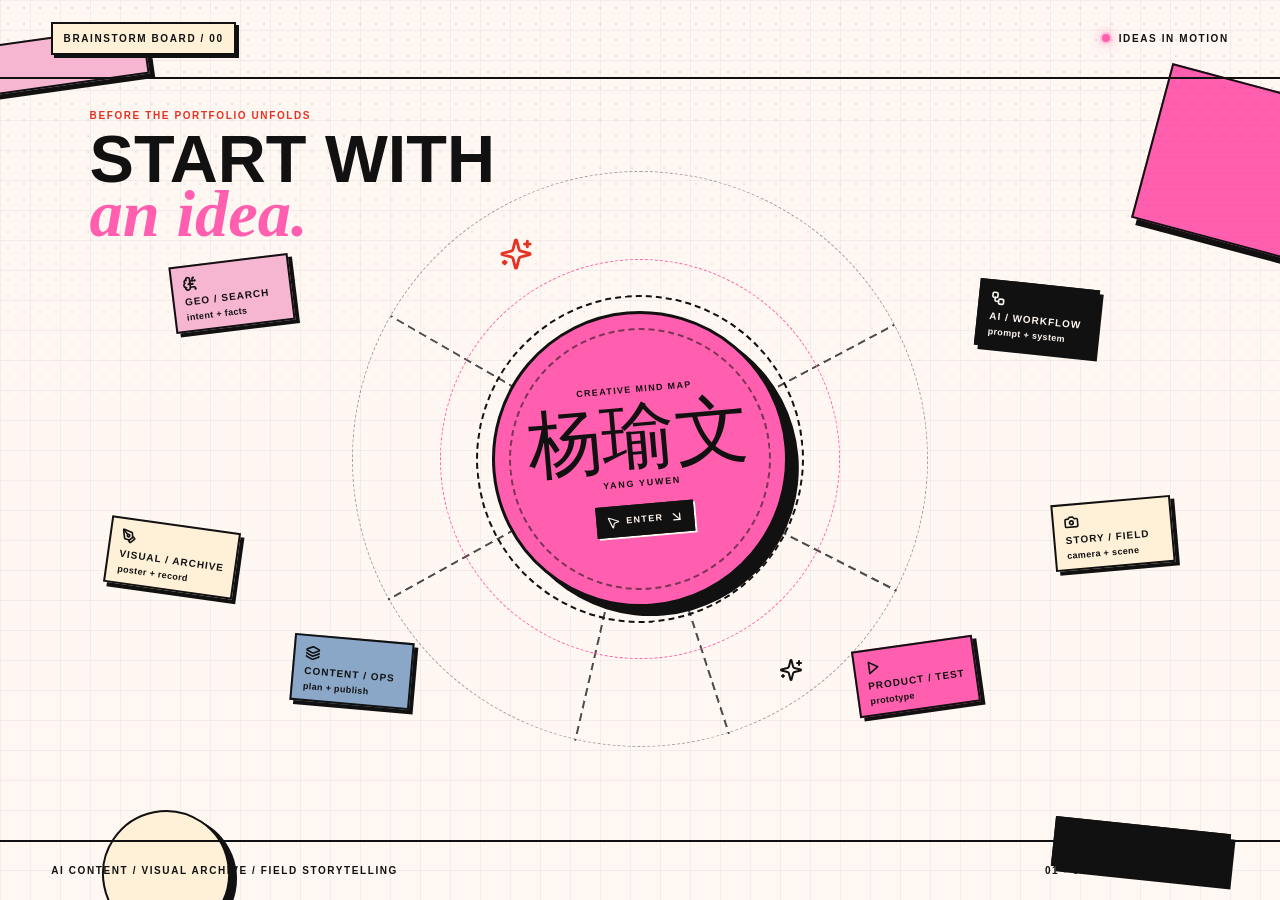
<file: index.html>
<!doctype html>
<html lang="zh-CN">
  <head>
    <meta charset="UTF-8" />
    <meta name="viewport" content="width=device-width, initial-scale=1.0" />
    <meta
      name="description"
      content="杨瑜文的 AI 内容实验室、个人策展档案与创作工作台。"
    />
    <title>杨瑜文 | AI Content Lab Portfolio</title>
    <script type="module" crossorigin src="/assets/index-B0bE9Fcv.js"></script>
    <link rel="stylesheet" crossorigin href="/assets/index-DHWBGEO3.css">
  </head>
  <body>
    <div id="root"></div>
  </body>
</html>
</file>
<file: assets/index-DHWBGEO3.css>
*,:before,:after{--tw-border-spacing-x: 0;--tw-border-spacing-y: 0;--tw-translate-x: 0;--tw-translate-y: 0;--tw-rotate: 0;--tw-skew-x: 0;--tw-skew-y: 0;--tw-scale-x: 1;--tw-scale-y: 1;--tw-pan-x: ;--tw-pan-y: ;--tw-pinch-zoom: ;--tw-scroll-snap-strictness: proximity;--tw-gradient-from-position: ;--tw-gradient-via-position: ;--tw-gradient-to-position: ;--tw-ordinal: ;--tw-slashed-zero: ;--tw-numeric-figure: ;--tw-numeric-spacing: ;--tw-numeric-fraction: ;--tw-ring-inset: ;--tw-ring-offset-width: 0px;--tw-ring-offset-color: #fff;--tw-ring-color: rgb(59 130 246 / .5);--tw-ring-offset-shadow: 0 0 #0000;--tw-ring-shadow: 0 0 #0000;--tw-shadow: 0 0 #0000;--tw-shadow-colored: 0 0 #0000;--tw-blur: ;--tw-brightness: ;--tw-contrast: ;--tw-grayscale: ;--tw-hue-rotate: ;--tw-invert: ;--tw-saturate: ;--tw-sepia: ;--tw-drop-shadow: ;--tw-backdrop-blur: ;--tw-backdrop-brightness: ;--tw-backdrop-contrast: ;--tw-backdrop-grayscale: ;--tw-backdrop-hue-rotate: ;--tw-backdrop-invert: ;--tw-backdrop-opacity: ;--tw-backdrop-saturate: ;--tw-backdrop-sepia: ;--tw-contain-size: ;--tw-contain-layout: ;--tw-contain-paint: ;--tw-contain-style: }::backdrop{--tw-border-spacing-x: 0;--tw-border-spacing-y: 0;--tw-translate-x: 0;--tw-translate-y: 0;--tw-rotate: 0;--tw-skew-x: 0;--tw-skew-y: 0;--tw-scale-x: 1;--tw-scale-y: 1;--tw-pan-x: ;--tw-pan-y: ;--tw-pinch-zoom: ;--tw-scroll-snap-strictness: proximity;--tw-gradient-from-position: ;--tw-gradient-via-position: ;--tw-gradient-to-position: ;--tw-ordinal: ;--tw-slashed-zero: ;--tw-numeric-figure: ;--tw-numeric-spacing: ;--tw-numeric-fraction: ;--tw-ring-inset: ;--tw-ring-offset-width: 0px;--tw-ring-offset-color: #fff;--tw-ring-color: rgb(59 130 246 / .5);--tw-ring-offset-shadow: 0 0 #0000;--tw-ring-shadow: 0 0 #0000;--tw-shadow: 0 0 #0000;--tw-shadow-colored: 0 0 #0000;--tw-blur: ;--tw-brightness: ;--tw-contrast: ;--tw-grayscale: ;--tw-hue-rotate: ;--tw-invert: ;--tw-saturate: ;--tw-sepia: ;--tw-drop-shadow: ;--tw-backdrop-blur: ;--tw-backdrop-brightness: ;--tw-backdrop-contrast: ;--tw-backdrop-grayscale: ;--tw-backdrop-hue-rotate: ;--tw-backdrop-invert: ;--tw-backdrop-opacity: ;--tw-backdrop-saturate: ;--tw-backdrop-sepia: ;--tw-contain-size: ;--tw-contain-layout: ;--tw-contain-paint: ;--tw-contain-style: }*,:before,:after{box-sizing:border-box;border-width:0;border-style:solid;border-color:#e5e7eb}:before,:after{--tw-content: ""}html,:host{line-height:1.5;-webkit-text-size-adjust:100%;-moz-tab-size:4;-o-tab-size:4;tab-size:4;font-family:Inter,Helvetica Neue,Arial,PingFang SC,Microsoft YaHei,sans-serif;font-feature-settings:normal;font-variation-settings:normal;-webkit-tap-highlight-color:transparent}body{margin:0;line-height:inherit}hr{height:0;color:inherit;border-top-width:1px}abbr:where([title]){-webkit-text-decoration:underline dotted;text-decoration:underline dotted}h1,h2,h3,h4,h5,h6{font-size:inherit;font-weight:inherit}a{color:inherit;text-decoration:inherit}b,strong{font-weight:bolder}code,kbd,samp,pre{font-family:ui-monospace,SFMono-Regular,Menlo,Monaco,Consolas,Liberation Mono,Courier New,monospace;font-feature-settings:normal;font-variation-settings:normal;font-size:1em}small{font-size:80%}sub,sup{font-size:75%;line-height:0;position:relative;vertical-align:baseline}sub{bottom:-.25em}sup{top:-.5em}table{text-indent:0;border-color:inherit;border-collapse:collapse}button,input,optgroup,select,textarea{font-family:inherit;font-feature-settings:inherit;font-variation-settings:inherit;font-size:100%;font-weight:inherit;line-height:inherit;letter-spacing:inherit;color:inherit;margin:0;padding:0}button,select{text-transform:none}button,input:where([type=button]),input:where([type=reset]),input:where([type=submit]){-webkit-appearance:button;background-color:transparent;background-image:none}:-moz-focusring{outline:auto}:-moz-ui-invalid{box-shadow:none}progress{vertical-align:baseline}::-webkit-inner-spin-button,::-webkit-outer-spin-button{height:auto}[type=search]{-webkit-appearance:textfield;outline-offset:-2px}::-webkit-search-decoration{-webkit-appearance:none}::-webkit-file-upload-button{-webkit-appearance:button;font:inherit}summary{display:list-item}blockquote,dl,dd,h1,h2,h3,h4,h5,h6,hr,figure,p,pre{margin:0}fieldset{margin:0;padding:0}legend{padding:0}ol,ul,menu{list-style:none;margin:0;padding:0}dialog{padding:0}textarea{resize:vertical}input::-moz-placeholder,textarea::-moz-placeholder{opacity:1;color:#9ca3af}input::placeholder,textarea::placeholder{opacity:1;color:#9ca3af}button,[role=button]{cursor:pointer}:disabled{cursor:default}img,svg,video,canvas,audio,iframe,embed,object{display:block;vertical-align:middle}img,video{max-width:100%;height:auto}[hidden]:where(:not([hidden=until-found])){display:none}.fixed{position:fixed}.absolute{position:absolute}.relative{position:relative}.inset-0{inset:0}.inset-5{inset:1.25rem}.inset-x-0{left:0;right:0}.inset-x-4{left:1rem;right:1rem}.inset-x-5{left:1.25rem;right:1.25rem}.-right-3{right:-.75rem}.-top-4{top:-1rem}.bottom-16{bottom:4rem}.bottom-2{bottom:.5rem}.bottom-4{bottom:1rem}.bottom-5{bottom:1.25rem}.bottom-\[13\%\]{bottom:13%}.bottom-\[18\%\]{bottom:18%}.left-0{left:0}.left-1\/2{left:50%}.left-3{left:.75rem}.left-4{left:1rem}.left-5{left:1.25rem}.left-8{left:2rem}.left-\[11\%\]{left:11%}.left-\[17\%\]{left:17%}.right-0{right:0}.right-1{right:.25rem}.right-4{right:1rem}.right-5{right:1.25rem}.right-6{right:1.5rem}.right-\[13\%\]{right:13%}.right-\[8\%\]{right:8%}.top-0{top:0}.top-1\/2{top:50%}.top-12{top:3rem}.top-16{top:4rem}.top-2{top:.5rem}.top-3{top:.75rem}.top-4{top:1rem}.top-6{top:1.5rem}.top-\[25\%\]{top:25%}.top-\[33\%\]{top:33%}.top-\[49\%\]{top:49%}.z-10{z-index:10}.z-20{z-index:20}.z-30{z-index:30}.z-50{z-index:50}.z-\[80\]{z-index:80}.mx-auto{margin-left:auto;margin-right:auto}.my-5{margin-top:1.25rem;margin-bottom:1.25rem}.my-8{margin-top:2rem;margin-bottom:2rem}.mb-10{margin-bottom:2.5rem}.mb-12{margin-bottom:3rem}.mb-2{margin-bottom:.5rem}.mb-3{margin-bottom:.75rem}.mb-4{margin-bottom:1rem}.mb-5{margin-bottom:1.25rem}.mb-8{margin-bottom:2rem}.mr-2{margin-right:.5rem}.mr-3{margin-right:.75rem}.mt-1{margin-top:.25rem}.mt-10{margin-top:2.5rem}.mt-12{margin-top:3rem}.mt-2{margin-top:.5rem}.mt-24{margin-top:6rem}.mt-3{margin-top:.75rem}.mt-4{margin-top:1rem}.mt-5{margin-top:1.25rem}.mt-6{margin-top:1.5rem}.mt-7{margin-top:1.75rem}.mt-8{margin-top:2rem}.line-clamp-2{overflow:hidden;display:-webkit-box;-webkit-box-orient:vertical;-webkit-line-clamp:2}.line-clamp-3{overflow:hidden;display:-webkit-box;-webkit-box-orient:vertical;-webkit-line-clamp:3}.block{display:block}.flex{display:flex}.inline-flex{display:inline-flex}.grid{display:grid}.hidden{display:none}.aspect-\[16\/10\]{aspect-ratio:16/10}.aspect-\[16\/8\]{aspect-ratio:16/8}.aspect-\[16\/9\]{aspect-ratio:16/9}.aspect-\[4\/3\]{aspect-ratio:4/3}.aspect-\[5\/4\]{aspect-ratio:5/4}.h-10{height:2.5rem}.h-12{height:3rem}.h-14{height:3.5rem}.h-24{height:6rem}.h-3{height:.75rem}.h-32{height:8rem}.h-44{height:11rem}.h-6{height:1.5rem}.h-8{height:2rem}.h-\[470px\]{height:470px}.h-full{height:100%}.h-px{height:1px}.min-h-44{min-height:11rem}.min-h-48{min-height:12rem}.min-h-\[240px\]{min-height:240px}.min-h-\[250px\]{min-height:250px}.min-h-\[320px\]{min-height:320px}.min-h-\[500px\]{min-height:500px}.min-h-screen{min-height:100vh}.w-10{width:2.5rem}.w-12{width:3rem}.w-14{width:3.5rem}.w-24{width:6rem}.w-3{width:.75rem}.w-44{width:11rem}.w-6{width:1.5rem}.w-\[55\%\]{width:55%}.w-\[78\%\]{width:78%}.w-auto{width:auto}.w-full{width:100%}.w-max{width:-moz-max-content;width:max-content}.min-w-0{min-width:0px}.max-w-2xl{max-width:42rem}.max-w-3xl{max-width:48rem}.max-w-4xl{max-width:56rem}.max-w-5xl{max-width:64rem}.max-w-7xl{max-width:80rem}.max-w-md{max-width:28rem}.max-w-sm{max-width:24rem}.-translate-x-1\/2{--tw-translate-x: -50%;transform:translate(var(--tw-translate-x),var(--tw-translate-y)) rotate(var(--tw-rotate)) skew(var(--tw-skew-x)) skewY(var(--tw-skew-y)) scaleX(var(--tw-scale-x)) scaleY(var(--tw-scale-y))}.-translate-y-1\/2{--tw-translate-y: -50%;transform:translate(var(--tw-translate-x),var(--tw-translate-y)) rotate(var(--tw-rotate)) skew(var(--tw-skew-x)) skewY(var(--tw-skew-y)) scaleX(var(--tw-scale-x)) scaleY(var(--tw-scale-y))}.rotate-2{--tw-rotate: 2deg;transform:translate(var(--tw-translate-x),var(--tw-translate-y)) rotate(var(--tw-rotate)) skew(var(--tw-skew-x)) skewY(var(--tw-skew-y)) scaleX(var(--tw-scale-x)) scaleY(var(--tw-scale-y))}.rotate-6{--tw-rotate: 6deg;transform:translate(var(--tw-translate-x),var(--tw-translate-y)) rotate(var(--tw-rotate)) skew(var(--tw-skew-x)) skewY(var(--tw-skew-y)) scaleX(var(--tw-scale-x)) scaleY(var(--tw-scale-y))}.rotate-\[-1deg\]{--tw-rotate: -1deg;transform:translate(var(--tw-translate-x),var(--tw-translate-y)) rotate(var(--tw-rotate)) skew(var(--tw-skew-x)) skewY(var(--tw-skew-y)) scaleX(var(--tw-scale-x)) scaleY(var(--tw-scale-y))}.rotate-\[-2deg\]{--tw-rotate: -2deg;transform:translate(var(--tw-translate-x),var(--tw-translate-y)) rotate(var(--tw-rotate)) skew(var(--tw-skew-x)) skewY(var(--tw-skew-y)) scaleX(var(--tw-scale-x)) scaleY(var(--tw-scale-y))}.rotate-\[-4deg\]{--tw-rotate: -4deg;transform:translate(var(--tw-translate-x),var(--tw-translate-y)) rotate(var(--tw-rotate)) skew(var(--tw-skew-x)) skewY(var(--tw-skew-y)) scaleX(var(--tw-scale-x)) scaleY(var(--tw-scale-y))}.rotate-\[-6deg\]{--tw-rotate: -6deg;transform:translate(var(--tw-translate-x),var(--tw-translate-y)) rotate(var(--tw-rotate)) skew(var(--tw-skew-x)) skewY(var(--tw-skew-y)) scaleX(var(--tw-scale-x)) scaleY(var(--tw-scale-y))}.transform{transform:translate(var(--tw-translate-x),var(--tw-translate-y)) rotate(var(--tw-rotate)) skew(var(--tw-skew-x)) skewY(var(--tw-skew-y)) scaleX(var(--tw-scale-x)) scaleY(var(--tw-scale-y))}@keyframes enter{0%{opacity:0;transform:translateY(16px)}to{opacity:1;transform:translateY(0)}}.animate-enter{animation:enter .7s ease both}@keyframes floaty{0%,to{transform:translateY(0) rotate(var(--rotate, 0deg))}50%{transform:translateY(-8px) rotate(var(--rotate, 0deg))}}.animate-floaty{animation:floaty 5s ease-in-out infinite}.grid-cols-2{grid-template-columns:repeat(2,minmax(0,1fr))}.flex-col{flex-direction:column}.flex-wrap{flex-wrap:wrap}.place-items-center{place-items:center}.items-start{align-items:flex-start}.items-end{align-items:flex-end}.items-center{align-items:center}.justify-end{justify-content:flex-end}.justify-center{justify-content:center}.justify-between{justify-content:space-between}.gap-1{gap:.25rem}.gap-1\.5{gap:.375rem}.gap-10{gap:2.5rem}.gap-12{gap:3rem}.gap-2{gap:.5rem}.gap-3{gap:.75rem}.gap-4{gap:1rem}.gap-5{gap:1.25rem}.gap-6{gap:1.5rem}.gap-7{gap:1.75rem}.gap-8{gap:2rem}.self-start{align-self:flex-start}.overflow-hidden{overflow:hidden}.overflow-x-auto{overflow-x:auto}.overflow-y-auto{overflow-y:auto}.rounded-full{border-radius:9999px}.rounded-xl{border-radius:.75rem}.border{border-width:1px}.border-2{border-width:2px}.border-x{border-left-width:1px;border-right-width:1px}.border-x-2{border-left-width:2px;border-right-width:2px}.border-y-2{border-top-width:2px;border-bottom-width:2px}.border-b{border-bottom-width:1px}.border-b-2{border-bottom-width:2px}.border-l-2{border-left-width:2px}.border-l-4{border-left-width:4px}.border-t{border-top-width:1px}.border-t-2{border-top-width:2px}.border-dashed{border-style:dashed}.border-current{border-color:currentColor}.border-hotpink{--tw-border-opacity: 1;border-color:rgb(255 95 174 / var(--tw-border-opacity, 1))}.border-ink{--tw-border-opacity: 1;border-color:rgb(17 17 17 / var(--tw-border-opacity, 1))}.border-ink\/20{border-color:#1113}.border-ink\/30{border-color:#1111114d}.border-ink\/55{border-color:#1111118c}.border-paper{--tw-border-opacity: 1;border-color:rgb(255 247 242 / var(--tw-border-opacity, 1))}.border-paper\/15{border-color:#fff7f226}.border-paper\/20{border-color:#fff7f233}.border-paper\/70{border-color:#fff7f2b3}.border-transparent{border-color:transparent}.bg-clay{--tw-bg-opacity: 1;background-color:rgb(230 50 35 / var(--tw-bg-opacity, 1))}.bg-cream{--tw-bg-opacity: 1;background-color:rgb(255 240 216 / var(--tw-bg-opacity, 1))}.bg-cream\/55{background-color:#fff0d88c}.bg-hotpink{--tw-bg-opacity: 1;background-color:rgb(255 95 174 / var(--tw-bg-opacity, 1))}.bg-ink{--tw-bg-opacity: 1;background-color:rgb(17 17 17 / var(--tw-bg-opacity, 1))}.bg-lake{--tw-bg-opacity: 1;background-color:rgb(138 167 199 / var(--tw-bg-opacity, 1))}.bg-paper{--tw-bg-opacity: 1;background-color:rgb(255 247 242 / var(--tw-bg-opacity, 1))}.bg-paper\/35{background-color:#fff7f259}.bg-paper\/70{background-color:#fff7f2b3}.bg-softpink{--tw-bg-opacity: 1;background-color:rgb(246 182 210 / var(--tw-bg-opacity, 1))}.bg-softpink\/70{background-color:#f6b6d2b3}.bg-softpink\/75{background-color:#f6b6d2bf}.object-contain{-o-object-fit:contain;object-fit:contain}.object-cover{-o-object-fit:cover;object-fit:cover}.p-2{padding:.5rem}.p-3{padding:.75rem}.p-4{padding:1rem}.p-5{padding:1.25rem}.p-6{padding:1.5rem}.p-7{padding:1.75rem}.px-2{padding-left:.5rem;padding-right:.5rem}.px-3{padding-left:.75rem;padding-right:.75rem}.px-4{padding-left:1rem;padding-right:1rem}.px-5{padding-left:1.25rem;padding-right:1.25rem}.py-1{padding-top:.25rem;padding-bottom:.25rem}.py-1\.5{padding-top:.375rem;padding-bottom:.375rem}.py-10{padding-top:2.5rem;padding-bottom:2.5rem}.py-12{padding-top:3rem;padding-bottom:3rem}.py-2{padding-top:.5rem;padding-bottom:.5rem}.py-20{padding-top:5rem;padding-bottom:5rem}.py-3{padding-top:.75rem;padding-bottom:.75rem}.py-4{padding-top:1rem;padding-bottom:1rem}.py-5{padding-top:1.25rem;padding-bottom:1.25rem}.py-8{padding-top:2rem;padding-bottom:2rem}.pb-1{padding-bottom:.25rem}.pb-12{padding-bottom:3rem}.pb-14{padding-bottom:3.5rem}.pb-20{padding-bottom:5rem}.pb-3{padding-bottom:.75rem}.pl-3{padding-left:.75rem}.pl-5{padding-left:1.25rem}.pt-2{padding-top:.5rem}.pt-28{padding-top:7rem}.pt-3{padding-top:.75rem}.pt-32{padding-top:8rem}.pt-5{padding-top:1.25rem}.pt-6{padding-top:1.5rem}.pt-8{padding-top:2rem}.text-left{text-align:left}.text-center{text-align:center}.text-right{text-align:right}.font-mono{font-family:ui-monospace,SFMono-Regular,Menlo,Monaco,Consolas,Liberation Mono,Courier New,monospace}.text-2xl{font-size:1.5rem;line-height:2rem}.text-3xl{font-size:1.875rem;line-height:2.25rem}.text-4xl{font-size:2.25rem;line-height:2.5rem}.text-5xl{font-size:3rem;line-height:1}.text-6xl{font-size:3.75rem;line-height:1}.text-\[10px\]{font-size:10px}.text-\[11px\]{font-size:11px}.text-\[16vw\]{font-size:16vw}.text-\[9px\]{font-size:9px}.text-base{font-size:1rem;line-height:1.5rem}.text-lg{font-size:1.125rem;line-height:1.75rem}.text-sm{font-size:.875rem;line-height:1.25rem}.text-xl{font-size:1.25rem;line-height:1.75rem}.text-xs{font-size:.75rem;line-height:1rem}.font-black{font-weight:900}.font-bold{font-weight:700}.font-medium{font-weight:500}.font-semibold{font-weight:600}.uppercase{text-transform:uppercase}.leading-5{line-height:1.25rem}.leading-6{line-height:1.5rem}.leading-7{line-height:1.75rem}.leading-8{line-height:2rem}.leading-\[0\.83\]{line-height:.83}.leading-\[0\.92\]{line-height:.92}.leading-\[0\.95\]{line-height:.95}.leading-\[0\.96\]{line-height:.96}.leading-\[0\.98\]{line-height:.98}.leading-\[0\.9\]{line-height:.9}.leading-none{line-height:1}.leading-tight{line-height:1.25}.tracking-\[-0\.02em\]{letter-spacing:-.02em}.tracking-\[-0\.03em\]{letter-spacing:-.03em}.tracking-\[-0\.04em\]{letter-spacing:-.04em}.tracking-\[-0\.05em\]{letter-spacing:-.05em}.tracking-\[-0\.06em\]{letter-spacing:-.06em}.tracking-\[0\.06em\]{letter-spacing:.06em}.tracking-\[0\.08em\]{letter-spacing:.08em}.tracking-\[0\.12em\]{letter-spacing:.12em}.tracking-\[0\.14em\]{letter-spacing:.14em}.tracking-\[0\.16em\]{letter-spacing:.16em}.tracking-\[0\.18em\]{letter-spacing:.18em}.tracking-\[0\.1em\]{letter-spacing:.1em}.tracking-\[0\.22em\]{letter-spacing:.22em}.text-bubblegum{--tw-text-opacity: 1;color:rgb(255 166 214 / var(--tw-text-opacity, 1))}.text-clay{--tw-text-opacity: 1;color:rgb(230 50 35 / var(--tw-text-opacity, 1))}.text-graphite{--tw-text-opacity: 1;color:rgb(42 42 42 / var(--tw-text-opacity, 1))}.text-graphite\/65{color:#2a2a2aa6}.text-graphite\/70{color:#2a2a2ab3}.text-hotpink{--tw-text-opacity: 1;color:rgb(255 95 174 / var(--tw-text-opacity, 1))}.text-ink{--tw-text-opacity: 1;color:rgb(17 17 17 / var(--tw-text-opacity, 1))}.text-paper{--tw-text-opacity: 1;color:rgb(255 247 242 / var(--tw-text-opacity, 1))}.text-paper\/45{color:#fff7f273}.text-paper\/55{color:#fff7f28c}.text-paper\/80{color:#fff7f2cc}.opacity-60{opacity:.6}.mix-blend-multiply{mix-blend-mode:multiply}.shadow-\[0_2px_0_rgba\(17\,17\,17\,0\.06\)\]{--tw-shadow: 0 2px 0 rgba(17,17,17,.06);--tw-shadow-colored: 0 2px 0 var(--tw-shadow-color);box-shadow:var(--tw-ring-offset-shadow, 0 0 #0000),var(--tw-ring-shadow, 0 0 #0000),var(--tw-shadow)}.shadow-\[2px_2px_0_\#111\]{--tw-shadow: 2px 2px 0 #111;--tw-shadow-colored: 2px 2px 0 var(--tw-shadow-color);box-shadow:var(--tw-ring-offset-shadow, 0 0 #0000),var(--tw-ring-shadow, 0 0 #0000),var(--tw-shadow)}.shadow-\[3px_3px_0_\#111\]{--tw-shadow: 3px 3px 0 #111;--tw-shadow-colored: 3px 3px 0 var(--tw-shadow-color);box-shadow:var(--tw-ring-offset-shadow, 0 0 #0000),var(--tw-ring-shadow, 0 0 #0000),var(--tw-shadow)}.shadow-\[3px_3px_0_\#FF5FAE\]{--tw-shadow: 3px 3px 0 #FF5FAE;--tw-shadow-colored: 3px 3px 0 var(--tw-shadow-color);box-shadow:var(--tw-ring-offset-shadow, 0 0 #0000),var(--tw-ring-shadow, 0 0 #0000),var(--tw-shadow)}.shadow-\[4px_4px_0_\#111\]{--tw-shadow: 4px 4px 0 #111;--tw-shadow-colored: 4px 4px 0 var(--tw-shadow-color);box-shadow:var(--tw-ring-offset-shadow, 0 0 #0000),var(--tw-ring-shadow, 0 0 #0000),var(--tw-shadow)}.shadow-\[4px_4px_0_\#FF5FAE\]{--tw-shadow: 4px 4px 0 #FF5FAE;--tw-shadow-colored: 4px 4px 0 var(--tw-shadow-color);box-shadow:var(--tw-ring-offset-shadow, 0 0 #0000),var(--tw-ring-shadow, 0 0 #0000),var(--tw-shadow)}.shadow-\[4px_4px_0_\#FFF7F2\]{--tw-shadow: 4px 4px 0 #FFF7F2;--tw-shadow-colored: 4px 4px 0 var(--tw-shadow-color);box-shadow:var(--tw-ring-offset-shadow, 0 0 #0000),var(--tw-ring-shadow, 0 0 #0000),var(--tw-shadow)}.shadow-\[5px_5px_0_\#111\]{--tw-shadow: 5px 5px 0 #111;--tw-shadow-colored: 5px 5px 0 var(--tw-shadow-color);box-shadow:var(--tw-ring-offset-shadow, 0 0 #0000),var(--tw-ring-shadow, 0 0 #0000),var(--tw-shadow)}.shadow-\[5px_5px_0_\#FF5FAE\]{--tw-shadow: 5px 5px 0 #FF5FAE;--tw-shadow-colored: 5px 5px 0 var(--tw-shadow-color);box-shadow:var(--tw-ring-offset-shadow, 0 0 #0000),var(--tw-ring-shadow, 0 0 #0000),var(--tw-shadow)}.shadow-\[6px_6px_0_\#111\]{--tw-shadow: 6px 6px 0 #111;--tw-shadow-colored: 6px 6px 0 var(--tw-shadow-color);box-shadow:var(--tw-ring-offset-shadow, 0 0 #0000),var(--tw-ring-shadow, 0 0 #0000),var(--tw-shadow)}.shadow-archive{--tw-shadow: 8px 8px 0 rgba(17, 17, 17, .92);--tw-shadow-colored: 8px 8px 0 var(--tw-shadow-color);box-shadow:var(--tw-ring-offset-shadow, 0 0 #0000),var(--tw-ring-shadow, 0 0 #0000),var(--tw-shadow)}.shadow-hover{--tw-shadow: 12px 12px 0 rgba(255, 95, 174, .95);--tw-shadow-colored: 12px 12px 0 var(--tw-shadow-color);box-shadow:var(--tw-ring-offset-shadow, 0 0 #0000),var(--tw-ring-shadow, 0 0 #0000),var(--tw-shadow)}.filter{filter:var(--tw-blur) var(--tw-brightness) var(--tw-contrast) var(--tw-grayscale) var(--tw-hue-rotate) var(--tw-invert) var(--tw-saturate) var(--tw-sepia) var(--tw-drop-shadow)}.backdrop-blur-sm{--tw-backdrop-blur: blur(4px);-webkit-backdrop-filter:var(--tw-backdrop-blur) var(--tw-backdrop-brightness) var(--tw-backdrop-contrast) var(--tw-backdrop-grayscale) var(--tw-backdrop-hue-rotate) var(--tw-backdrop-invert) var(--tw-backdrop-opacity) var(--tw-backdrop-saturate) var(--tw-backdrop-sepia);backdrop-filter:var(--tw-backdrop-blur) var(--tw-backdrop-brightness) var(--tw-backdrop-contrast) var(--tw-backdrop-grayscale) var(--tw-backdrop-hue-rotate) var(--tw-backdrop-invert) var(--tw-backdrop-opacity) var(--tw-backdrop-saturate) var(--tw-backdrop-sepia)}.transition{transition-property:color,background-color,border-color,text-decoration-color,fill,stroke,opacity,box-shadow,transform,filter,backdrop-filter;transition-timing-function:cubic-bezier(.4,0,.2,1);transition-duration:.15s}.duration-300{transition-duration:.3s}:root{color:#111;background:#fff7f2;font-synthesis:none;text-rendering:optimizeLegibility;-webkit-font-smoothing:antialiased;-moz-osx-font-smoothing:grayscale}html{scroll-behavior:smooth}body{margin:0;min-width:320px;background:radial-gradient(circle at 10% 12%,rgba(255,95,174,.24),transparent 18rem),radial-gradient(circle at 90% 8%,rgba(246,182,210,.42),transparent 20rem),linear-gradient(rgba(17,17,17,.035) 1px,transparent 1px),linear-gradient(90deg,rgba(17,17,17,.035) 1px,transparent 1px),#fff7f2;background-size:auto,auto,28px 28px,28px 28px,auto}.intro-lock{overflow:hidden}.portfolio-shell{opacity:0;transform:translateY(18px) scale(.992);pointer-events:none;transition:opacity .52s ease,transform .7s cubic-bezier(.16,1,.3,1)}.portfolio-shell--visible{opacity:1;transform:none;pointer-events:auto}.brainstorm-gate{position:fixed;z-index:100;inset:0;display:flex;min-height:100dvh;overflow:hidden;flex-direction:column;justify-content:space-between;background:linear-gradient(rgba(17,17,17,.045) 1px,transparent 1px),linear-gradient(90deg,rgba(17,17,17,.045) 1px,transparent 1px),#fff7f2;background-size:30px 30px,30px 30px,auto;color:#111}.brainstorm-gate:before,.brainstorm-gate:after{content:"";position:absolute;z-index:-1;border:2px solid #111111;background:#ff5fae;box-shadow:6px 6px #111}.brainstorm-gate:before{top:9%;right:-1.8rem;width:clamp(6rem,13vw,10rem);height:clamp(6rem,13vw,10rem);transform:rotate(15deg)}.brainstorm-gate:after{bottom:-2.4rem;left:8%;width:clamp(5rem,10vw,8rem);height:clamp(5rem,10vw,8rem);border-radius:50%;background:#fff0d8;transform:rotate(-11deg)}.brainstorm-gate--leaving{pointer-events:none;animation:brainstorm-gate-leave .76s cubic-bezier(.7,0,.84,0) forwards}.brainstorm-gate__texture{position:absolute;inset:0;pointer-events:none;opacity:.36;background:radial-gradient(circle,rgba(17,17,17,.3) 1px,transparent 1.4px) 0 0 / 16px 16px,repeating-linear-gradient(0deg,transparent 0 6px,rgba(17,17,17,.03) 7px 8px);-webkit-mask-image:linear-gradient(to bottom,black,transparent 88%);mask-image:linear-gradient(to bottom,black,transparent 88%)}.brainstorm-gate__corner{position:absolute;width:11rem;height:3.1rem;border:2px solid #111111;background:#f6b6d2;box-shadow:5px 5px #111}.brainstorm-gate__corner--top{top:2.25rem;left:-1.8rem;transform:rotate(-8deg)}.brainstorm-gate__corner--bottom{right:4%;bottom:1.6rem;background:#111;transform:rotate(6deg)}.brainstorm-gate__header,.brainstorm-gate__footer{position:relative;z-index:2;display:flex;align-items:center;justify-content:space-between;padding:1.35rem clamp(1.25rem,4vw,3.25rem);font-size:10px;font-weight:900;letter-spacing:.16em;text-transform:uppercase}.brainstorm-gate__header{border-bottom:2px solid #111111}.brainstorm-gate__footer{gap:1rem;border-top:2px solid #111111}.brainstorm-gate__footer span:last-child{text-align:right}.brainstorm-gate__eyebrow{display:inline-flex;align-items:center;min-height:2rem;border:2px solid #111111;padding:.45rem .65rem;background:#fff0d8;box-shadow:3px 3px #111}.brainstorm-gate__status{display:inline-flex;align-items:center;gap:.55rem}.brainstorm-gate__status i{display:block;width:8px;height:8px;border-radius:50%;background:#ff5fae;box-shadow:0 0 0 2px #ff5fae38,0 0 12px #ff5fae;animation:pulse-led 1.7s ease-in-out infinite}.brainstorm-gate__copy{position:absolute;z-index:1;top:clamp(5.8rem,12vh,8.3rem);left:clamp(1.25rem,7vw,7rem);pointer-events:none}.brainstorm-gate__copy p{margin:0 0 .55rem;color:#e63223;font-size:10px;font-weight:900;letter-spacing:.16em;text-transform:uppercase}.brainstorm-gate__copy h1{margin:0;font-size:clamp(2.2rem,5.2vw,5.2rem);font-weight:950;line-height:.82;letter-spacing:0;text-transform:uppercase}.brainstorm-gate__copy em{color:#ff5fae;font-family:Georgia,serif;font-weight:700;text-transform:lowercase}.brainstorm-map{position:relative;z-index:1;width:min(100% - 2.5rem,68rem);min-height:min(65vh,39rem);margin:auto}.brainstorm-map:before,.brainstorm-map:after{content:"";position:absolute;top:50%;left:50%;border:1px dashed rgba(17,17,17,.38);border-radius:50%;transform:translate(-50%,-50%)}.brainstorm-map:before{width:min(63vw,36rem);aspect-ratio:1}.brainstorm-map:after{width:min(45vw,25rem);aspect-ratio:1;border-color:#ff5fae}.brainstorm-line{position:absolute;top:50%;left:50%;z-index:-1;width:min(32vw,18rem);height:2px;transform-origin:left center;background:repeating-linear-gradient(90deg,#111111 0 8px,transparent 8px 13px);opacity:.75}.brainstorm-line--one{transform:rotate(-150deg)}.brainstorm-line--two{transform:rotate(-28deg)}.brainstorm-line--three{transform:rotate(27deg)}.brainstorm-line--four{transform:rotate(151deg)}.brainstorm-line--five{transform:rotate(103deg)}.brainstorm-line--six{transform:rotate(72deg)}.brainstorm-node{position:absolute;display:grid;min-width:7.5rem;gap:.2rem;border:2px solid #111111;padding:.55rem .65rem .5rem;background:#fff7f2;box-shadow:4px 4px #111;color:#111;font-size:10px;font-weight:950;letter-spacing:.1em;line-height:1.2;text-transform:uppercase;animation:brainstorm-float 5.5s ease-in-out infinite}.brainstorm-node svg{margin-bottom:.15rem}.brainstorm-node small{font-size:9px;font-weight:700;letter-spacing:.04em;text-transform:none}.brainstorm-node--geo{top:16%;left:7%;background:#f6b6d2;transform:rotate(-7deg)}.brainstorm-node--ai{top:20%;right:8%;background:#111;color:#fff7f2;transform:rotate(6deg);animation-delay:-2.6s}.brainstorm-node--story{top:57%;right:1%;background:#fff0d8;transform:rotate(-5deg);animation-delay:-1.3s}.brainstorm-node--ops{bottom:8%;left:18%;background:#8aa7c7;transform:rotate(5deg);animation-delay:-3.7s}.brainstorm-node--visual{top:61%;left:1%;background:#fff0d8;transform:rotate(8deg);animation-delay:-4.2s}.brainstorm-node--product{right:19%;bottom:7%;background:#ff5fae;transform:rotate(-8deg);animation-delay:-.7s}.brainstorm-spark{position:absolute;color:#e63223;animation:brainstorm-spark 3.2s ease-in-out infinite}.brainstorm-spark--one{top:12%;left:37%}.brainstorm-spark--two{right:35%;bottom:12%;color:#111;animation-delay:-1.4s}.brainstorm-center{position:absolute;top:50%;left:50%;z-index:3;display:grid;width:clamp(12.5rem,24vw,18.5rem);aspect-ratio:1;place-content:center;gap:.42rem;overflow:visible;border:3px solid #111111;border-radius:50%;padding:1rem;background:#ff5fae;box-shadow:10px 10px #111;color:#111;cursor:pointer;isolation:isolate;transform:translate(-50%,-50%) rotate(-5deg);transition:transform .28s ease,box-shadow .28s ease,background .28s ease}.brainstorm-center:hover,.brainstorm-center:focus-visible{background:#fff0d8;box-shadow:15px 15px #111;outline:none;transform:translate(-50%,-50%) rotate(0) scale(1.045)}.brainstorm-center:focus-visible{outline:3px solid #e63223;outline-offset:5px}.brainstorm-center__ring{position:absolute;z-index:-1;border:2px dashed #111111;border-radius:50%;pointer-events:none}.brainstorm-center__ring--outer{inset:-1.2rem;animation:orbit-drift 13s linear infinite}.brainstorm-center__ring--inner{inset:.85rem;border-color:#1111118c;animation:orbit-drift 8s linear reverse infinite}.brainstorm-center__label,.brainstorm-center__name,.brainstorm-center__enter{display:inline-flex;align-items:center;justify-content:center;gap:.35rem;font-size:9px;font-weight:950;letter-spacing:.15em;text-transform:uppercase}.brainstorm-center strong{font-size:clamp(2.35rem,5.8vw,4.8rem);font-weight:950;letter-spacing:0;line-height:.9}.brainstorm-center__name{letter-spacing:.19em}.brainstorm-center__enter{width:-moz-max-content;width:max-content;margin:.45rem auto 0;border:2px solid #111111;padding:.35rem .5rem;background:#111;color:#fff7f2;box-shadow:2px 2px #fff7f2}@keyframes brainstorm-float{0%,to{margin-top:0}50%{margin-top:-7px}}@keyframes brainstorm-spark{0%,to{opacity:.42;transform:rotate(-10deg) scale(.8)}50%{opacity:1;transform:rotate(12deg) scale(1.05)}}@keyframes brainstorm-gate-leave{0%{opacity:1;transform:scale(1);clip-path:inset(0 0 0 0)}to{opacity:0;transform:scale(1.06);clip-path:inset(0 0 100% 0)}}body:before{pointer-events:none;content:"";position:fixed;inset:0;z-index:-1;background:repeating-linear-gradient(0deg,rgba(17,17,17,.018) 0 1px,transparent 1px 7px),radial-gradient(circle,rgba(17,17,17,.09) 1px,transparent 1.4px);background-size:auto,18px 18px;opacity:.8;mix-blend-mode:multiply}a{text-decoration:none}button{font:inherit}::-moz-selection{background:#ff5fae61}::selection{background:#ff5fae61}.magazine-title{text-shadow:4px 4px 0 #fff7f2,7px 7px 0 #111111}.hero-collage:before,.hero-collage:after{content:"";position:absolute;pointer-events:none;border:2px solid #111111;background:#f6b6d2;box-shadow:6px 6px #111}.hero-collage:before{right:7%;top:7rem;width:9rem;height:2.7rem;transform:rotate(-9deg)}.hero-collage:after{left:5%;bottom:5rem;width:7rem;height:7rem;transform:rotate(12deg);border-radius:999px;background:#ff5fae}.torn-label{clip-path:polygon(0 10%,6% 0,17% 8%,28% 0,41% 10%,54% 0,66% 8%,80% 0,93% 9%,100% 0,98% 90%,88% 100%,76% 91%,63% 100%,48% 92%,34% 100%,20% 91%,8% 100%,0 88%)}.film-grain{background:radial-gradient(circle at 20% 30%,rgba(255,255,255,.35),transparent 16%),linear-gradient(120deg,rgba(255,255,255,.25),transparent 45%),repeating-linear-gradient(90deg,rgba(17,17,17,.18) 0 2px,transparent 2px 7px)}.polaroid-card{transform:rotate(var(--rotate, -2deg))}.code-window{background-image:linear-gradient(rgba(255,255,255,.06) 1px,transparent 1px),linear-gradient(90deg,rgba(255,255,255,.05) 1px,transparent 1px);background-size:20px 20px}.code-scan{background:linear-gradient(90deg,transparent,#ff5fae 20%,#fff7f2 50%,#ff5fae 80%,transparent);box-shadow:0 0 16px #ff5faed9;animation:scan-x 3.8s linear infinite}.status-led{display:inline-block;width:7px;height:7px;flex:0 0 auto;border-radius:50%;background:#ff5fae;box-shadow:0 0 0 2px #ff5fae33,0 0 9px #ff5fae;animation:pulse-led 1.7s ease-in-out infinite}.ai-console-board{overflow:hidden;box-shadow:12px 12px #111111eb;background:linear-gradient(115deg,rgba(255,95,174,.11),transparent 46%),linear-gradient(rgba(17,17,17,.055) 1px,transparent 1px),linear-gradient(90deg,rgba(17,17,17,.055) 1px,transparent 1px),#fff7f2;background-size:auto,26px 26px,26px 26px,auto}.ai-console-board:before{content:"";position:absolute;inset:3.75rem 1.25rem;opacity:.7;background:linear-gradient(30deg,transparent 49.7%,rgba(17,17,17,.4) 50%,transparent 50.3%) 50% 39% / 100% 1px no-repeat,linear-gradient(-30deg,transparent 49.7%,rgba(255,95,174,.9) 50%,transparent 50.3%) 50% 61% / 100% 1px no-repeat,linear-gradient(90deg,transparent 49.7%,rgba(17,17,17,.35) 50%,transparent 50.3%) 50% / 1px 100% no-repeat}.ai-board-grid{background:radial-gradient(circle,#111 1px,transparent 1.5px) 0 0 / 18px 18px;-webkit-mask-image:linear-gradient(to bottom,transparent,black 14%,black 84%,transparent);mask-image:linear-gradient(to bottom,transparent,black 14%,black 84%,transparent);opacity:.18}.ai-orbit{animation:orbit-drift 9s linear infinite}.ai-orbit-inner{animation-direction:reverse;animation-duration:5.8s}.ai-node{position:absolute;z-index:1;min-width:3.8rem;border:2px solid #111111;background:#fff7f2;padding:.35rem .45rem;color:#111;font-size:9px;font-weight:900;line-height:1.35;letter-spacing:.12em;text-align:center;box-shadow:3px 3px #111}.ai-node:nth-of-type(2n){background:#f6b6d2}.module-runtime{border-bottom:2px solid currentColor;color:#111}.module-tech .module-runtime{color:#fff7f2}@keyframes scan-x{0%{transform:translate(-100%)}to{transform:translate(100%)}}@keyframes pulse-led{0%,to{opacity:.45;transform:scale(.82)}50%{opacity:1;transform:scale(1)}}@keyframes orbit-drift{0%{transform:translate(-50%,-50%) rotate(0)}to{transform:translate(-50%,-50%) rotate(360deg)}}.scribble{border-top:5px solid #111111;border-radius:50%;transform:rotate(-8deg)}.scribble:before,.scribble:after{content:"";position:absolute;left:8px;right:8px;height:28px;border-top:4px solid #ff5fae;border-radius:50%}.scribble:before{top:12px}.scribble:after{top:28px;border-color:#111}.module-card:before{content:"";position:absolute;inset:0;opacity:.95;transition:transform .3s ease,opacity .3s ease}.module-card:hover:before{transform:scale(1.02);opacity:1}.module-card:after{content:"";position:absolute;left:2rem;top:-.8rem;width:6.2rem;height:2rem;border-left:2px solid #111111;border-right:2px solid #111111;background:#ffa6d6bf;transform:rotate(-4deg)}.module-tech:before{background:linear-gradient(90deg,rgba(255,95,174,.34) 1px,transparent 1px),linear-gradient(rgba(255,95,174,.34) 1px,transparent 1px),#111;background-size:28px 28px}.module-tech h3,.module-tech p{color:#fff7f2}.module-media:before{background:repeating-linear-gradient(90deg,#111111 0 12px,transparent 12px 30px) top / 100% 16px no-repeat,repeating-linear-gradient(90deg,#111111 0 12px,transparent 12px 30px) bottom / 100% 16px no-repeat,linear-gradient(135deg,#fff0d8,#f6b6d2 58%,#fff7f2)}.module-ops:before{background:linear-gradient(90deg,rgba(17,17,17,.08) 1px,transparent 1px),linear-gradient(#fff0d8 0 0);background-size:42px 100%,auto}.module-archive:before{background:linear-gradient(135deg,rgba(255,95,174,.35),transparent 42%),repeating-linear-gradient(0deg,rgba(17,17,17,.08) 0 2px,transparent 2px 14px),#f8f1ec}.archive-project-card:nth-child(3n+2){background:#fff0d8}.archive-project-card:nth-child(3n){background:#f6b6d2}.film-card{background-image:repeating-linear-gradient(90deg,transparent 0 18px,rgba(17,17,17,.15) 18px 24px),linear-gradient(#fff0d8 0 0)}.visual-wall button:nth-child(3n+1){background:#fff0d8}.visual-wall button:nth-child(3n+2){background:#f6b6d2}.case-poster{background:radial-gradient(circle at 85% 15%,#fff0d8 0 6rem,transparent 6.2rem),linear-gradient(135deg,#f6b6d2,#ff5fae 48%,#fff7f2 48%)}@media(max-width:768px){.magazine-title{text-shadow:2px 2px 0 #fff7f2,4px 4px 0 #111111}}@media(max-width:640px){.brainstorm-gate:before{top:10rem;right:-2.6rem}.brainstorm-gate__header,.brainstorm-gate__footer{padding:1rem;font-size:8px;letter-spacing:.12em}.brainstorm-gate__eyebrow{min-height:auto;padding:.4rem .5rem}.brainstorm-gate__copy{top:5.7rem;left:1.35rem}.brainstorm-gate__copy p{margin-bottom:.35rem;font-size:8px}.brainstorm-gate__copy h1{font-size:2.35rem}.brainstorm-map{width:calc(100% - 1rem);min-height:34.3rem}.brainstorm-map:before{width:91vw}.brainstorm-map:after{width:61vw}.brainstorm-line{width:43vw}.brainstorm-node{min-width:0;width:6.1rem;gap:.15rem;padding:.4rem .45rem;font-size:8px;letter-spacing:.07em;box-shadow:3px 3px #111}.brainstorm-node small{font-size:8px}.brainstorm-node svg{width:13px;height:13px;margin-bottom:0}.brainstorm-node--geo{top:20%;left:0}.brainstorm-node--ai{top:23%;right:0}.brainstorm-node--story{top:57%;right:0}.brainstorm-node--visual{top:57%;left:0}.brainstorm-node--ops{bottom:4%;left:4%}.brainstorm-node--product{right:4%;bottom:4%}.brainstorm-center{width:10.25rem;box-shadow:7px 7px #111}.brainstorm-center:hover,.brainstorm-center:focus-visible{box-shadow:9px 9px #111}.brainstorm-center strong{font-size:2.15rem}.brainstorm-center__label,.brainstorm-center__name,.brainstorm-center__enter{font-size:8px;letter-spacing:.1em}.brainstorm-center__enter{margin-top:.2rem;padding:.28rem .35rem}.brainstorm-spark--one{top:16%;left:46%}.brainstorm-spark--two{right:44%;bottom:13%}}@media(prefers-reduced-motion:reduce){*,*:before,*:after{animation-duration:.01ms!important;animation-iteration-count:1!important;scroll-behavior:auto!important;transition-duration:.01ms!important}}.last\:border-0:last-child{border-width:0px}.hover\:-translate-y-1:hover{--tw-translate-y: -.25rem;transform:translate(var(--tw-translate-x),var(--tw-translate-y)) rotate(var(--tw-rotate)) skew(var(--tw-skew-x)) skewY(var(--tw-skew-y)) scaleX(var(--tw-scale-x)) scaleY(var(--tw-scale-y))}.hover\:-translate-y-2:hover{--tw-translate-y: -.5rem;transform:translate(var(--tw-translate-x),var(--tw-translate-y)) rotate(var(--tw-rotate)) skew(var(--tw-skew-x)) skewY(var(--tw-skew-y)) scaleX(var(--tw-scale-x)) scaleY(var(--tw-scale-y))}.hover\:rotate-0:hover{--tw-rotate: 0deg;transform:translate(var(--tw-translate-x),var(--tw-translate-y)) rotate(var(--tw-rotate)) skew(var(--tw-skew-x)) skewY(var(--tw-skew-y)) scaleX(var(--tw-scale-x)) scaleY(var(--tw-scale-y))}.hover\:border-hotpink:hover{--tw-border-opacity: 1;border-color:rgb(255 95 174 / var(--tw-border-opacity, 1))}.hover\:border-ink:hover{--tw-border-opacity: 1;border-color:rgb(17 17 17 / var(--tw-border-opacity, 1))}.hover\:bg-bubblegum:hover{--tw-bg-opacity: 1;background-color:rgb(255 166 214 / var(--tw-bg-opacity, 1))}.hover\:bg-hotpink:hover{--tw-bg-opacity: 1;background-color:rgb(255 95 174 / var(--tw-bg-opacity, 1))}.hover\:bg-paper:hover{--tw-bg-opacity: 1;background-color:rgb(255 247 242 / var(--tw-bg-opacity, 1))}.hover\:bg-softpink:hover{--tw-bg-opacity: 1;background-color:rgb(246 182 210 / var(--tw-bg-opacity, 1))}.hover\:text-clay:hover{--tw-text-opacity: 1;color:rgb(230 50 35 / var(--tw-text-opacity, 1))}.hover\:text-hotpink:hover{--tw-text-opacity: 1;color:rgb(255 95 174 / var(--tw-text-opacity, 1))}.hover\:text-ink:hover{--tw-text-opacity: 1;color:rgb(17 17 17 / var(--tw-text-opacity, 1))}.hover\:shadow-\[8px_8px_0_\#FF5FAE\]:hover{--tw-shadow: 8px 8px 0 #FF5FAE;--tw-shadow-colored: 8px 8px 0 var(--tw-shadow-color);box-shadow:var(--tw-ring-offset-shadow, 0 0 #0000),var(--tw-ring-shadow, 0 0 #0000),var(--tw-shadow)}.hover\:shadow-hover:hover{--tw-shadow: 12px 12px 0 rgba(255, 95, 174, .95);--tw-shadow-colored: 12px 12px 0 var(--tw-shadow-color);box-shadow:var(--tw-ring-offset-shadow, 0 0 #0000),var(--tw-ring-shadow, 0 0 #0000),var(--tw-shadow)}.group:hover .group-hover\:rotate-6{--tw-rotate: 6deg;transform:translate(var(--tw-translate-x),var(--tw-translate-y)) rotate(var(--tw-rotate)) skew(var(--tw-skew-x)) skewY(var(--tw-skew-y)) scaleX(var(--tw-scale-x)) scaleY(var(--tw-scale-y))}.group:hover .group-hover\:bg-hotpink{--tw-bg-opacity: 1;background-color:rgb(255 95 174 / var(--tw-bg-opacity, 1))}@media(min-width:640px){.sm\:grid-cols-2{grid-template-columns:repeat(2,minmax(0,1fr))}.sm\:grid-cols-\[0\.9fr_1\.1fr\]{grid-template-columns:.9fr 1.1fr}.sm\:grid-cols-\[52px_1fr\]{grid-template-columns:52px 1fr}.sm\:items-start{align-items:flex-start}.sm\:text-\[6\.7rem\]{font-size:6.7rem}}@media(min-width:768px){.md\:col-span-2{grid-column:span 2 / span 2}.md\:mt-1{margin-top:.25rem}.md\:block{display:block}.md\:inline-flex{display:inline-flex}.md\:h-\[520px\]{height:520px}.md\:min-h-\[560px\]{min-height:560px}.md\:w-\[240px\]{width:240px}.md\:w-\[330px\]{width:330px}.md\:rotate-\[-1\.2deg\]{--tw-rotate: -1.2deg;transform:translate(var(--tw-translate-x),var(--tw-translate-y)) rotate(var(--tw-rotate)) skew(var(--tw-skew-x)) skewY(var(--tw-skew-y)) scaleX(var(--tw-scale-x)) scaleY(var(--tw-scale-y))}.md\:rotate-\[-1\.5deg\]{--tw-rotate: -1.5deg;transform:translate(var(--tw-translate-x),var(--tw-translate-y)) rotate(var(--tw-rotate)) skew(var(--tw-skew-x)) skewY(var(--tw-skew-y)) scaleX(var(--tw-scale-x)) scaleY(var(--tw-scale-y))}.md\:rotate-\[-1deg\]{--tw-rotate: -1deg;transform:translate(var(--tw-translate-x),var(--tw-translate-y)) rotate(var(--tw-rotate)) skew(var(--tw-skew-x)) skewY(var(--tw-skew-y)) scaleX(var(--tw-scale-x)) scaleY(var(--tw-scale-y))}.md\:rotate-\[-2deg\]{--tw-rotate: -2deg;transform:translate(var(--tw-translate-x),var(--tw-translate-y)) rotate(var(--tw-rotate)) skew(var(--tw-skew-x)) skewY(var(--tw-skew-y)) scaleX(var(--tw-scale-x)) scaleY(var(--tw-scale-y))}.md\:rotate-\[1\.4deg\]{--tw-rotate: 1.4deg;transform:translate(var(--tw-translate-x),var(--tw-translate-y)) rotate(var(--tw-rotate)) skew(var(--tw-skew-x)) skewY(var(--tw-skew-y)) scaleX(var(--tw-scale-x)) scaleY(var(--tw-scale-y))}.md\:rotate-\[1\.5deg\]{--tw-rotate: 1.5deg;transform:translate(var(--tw-translate-x),var(--tw-translate-y)) rotate(var(--tw-rotate)) skew(var(--tw-skew-x)) skewY(var(--tw-skew-y)) scaleX(var(--tw-scale-x)) scaleY(var(--tw-scale-y))}.md\:rotate-\[1deg\]{--tw-rotate: 1deg;transform:translate(var(--tw-translate-x),var(--tw-translate-y)) rotate(var(--tw-rotate)) skew(var(--tw-skew-x)) skewY(var(--tw-skew-y)) scaleX(var(--tw-scale-x)) scaleY(var(--tw-scale-y))}.md\:rotate-\[2deg\]{--tw-rotate: 2deg;transform:translate(var(--tw-translate-x),var(--tw-translate-y)) rotate(var(--tw-rotate)) skew(var(--tw-skew-x)) skewY(var(--tw-skew-y)) scaleX(var(--tw-scale-x)) scaleY(var(--tw-scale-y))}.md\:grid-cols-2{grid-template-columns:repeat(2,minmax(0,1fr))}.md\:grid-cols-3{grid-template-columns:repeat(3,minmax(0,1fr))}.md\:grid-cols-4{grid-template-columns:repeat(4,minmax(0,1fr))}.md\:grid-cols-5{grid-template-columns:repeat(5,minmax(0,1fr))}.md\:grid-cols-\[150px_1fr_auto\]{grid-template-columns:150px 1fr auto}.md\:grid-cols-\[1fr_1fr_1fr\]{grid-template-columns:1fr 1fr 1fr}.md\:grid-cols-\[1fr_auto_1fr\]{grid-template-columns:1fr auto 1fr}.md\:grid-cols-\[92px_1fr_auto\]{grid-template-columns:92px 1fr auto}.md\:grid-cols-\[minmax\(0\,1fr\)_minmax\(260px\,420px\)\]{grid-template-columns:minmax(0,1fr) minmax(260px,420px)}.md\:flex-row{flex-direction:row}.md\:items-start{align-items:flex-start}.md\:items-center{align-items:center}.md\:justify-between{justify-content:space-between}.md\:gap-12{gap:3rem}.md\:p-10{padding:2.5rem}.md\:p-8{padding:2rem}.md\:p-9{padding:2.25rem}.md\:py-28{padding-top:7rem;padding-bottom:7rem}.md\:pb-20{padding-bottom:5rem}.md\:pt-32{padding-top:8rem}.md\:text-4xl{font-size:2.25rem;line-height:2.5rem}.md\:text-5xl{font-size:3rem;line-height:1}.md\:text-6xl{font-size:3.75rem;line-height:1}.md\:text-7xl{font-size:4.5rem;line-height:1}.md\:text-base{font-size:1rem;line-height:1.5rem}.md\:text-lg{font-size:1.125rem;line-height:1.75rem}}@media(min-width:1024px){.lg\:sticky{position:sticky}.lg\:top-24{top:6rem}.lg\:col-span-5{grid-column:span 5 / span 5}.lg\:col-span-6{grid-column:span 6 / span 6}.lg\:col-span-7{grid-column:span 7 / span 7}.lg\:-mt-28{margin-top:-7rem}.lg\:block{display:block}.lg\:flex{display:flex}.lg\:grid{display:grid}.lg\:hidden{display:none}.lg\:min-h-\[520px\]{min-height:520px}.lg\:rotate-2{--tw-rotate: 2deg;transform:translate(var(--tw-translate-x),var(--tw-translate-y)) rotate(var(--tw-rotate)) skew(var(--tw-skew-x)) skewY(var(--tw-skew-y)) scaleX(var(--tw-scale-x)) scaleY(var(--tw-scale-y))}.lg\:grid-cols-12{grid-template-columns:repeat(12,minmax(0,1fr))}.lg\:grid-cols-2{grid-template-columns:repeat(2,minmax(0,1fr))}.lg\:grid-cols-\[1\.2fr_0\.8fr\]{grid-template-columns:1.2fr .8fr}.lg\:grid-cols-\[1\.45fr_0\.75fr\]{grid-template-columns:1.45fr .75fr}.lg\:grid-cols-\[1fr_0\.78fr\]{grid-template-columns:1fr .78fr}.lg\:grid-cols-\[1fr_0\.8fr\]{grid-template-columns:1fr .8fr}.lg\:grid-cols-\[1fr_380px\]{grid-template-columns:1fr 380px}.lg\:grid-cols-\[260px_1fr\]{grid-template-columns:260px 1fr}.lg\:items-start{align-items:flex-start}.lg\:items-center{align-items:center}.lg\:pt-12{padding-top:3rem}.lg\:text-\[7\.5rem\]{font-size:7.5rem}}@media(min-width:1280px){.xl\:grid-cols-2{grid-template-columns:repeat(2,minmax(0,1fr))}.xl\:grid-cols-4{grid-template-columns:repeat(4,minmax(0,1fr))}}
</file>
